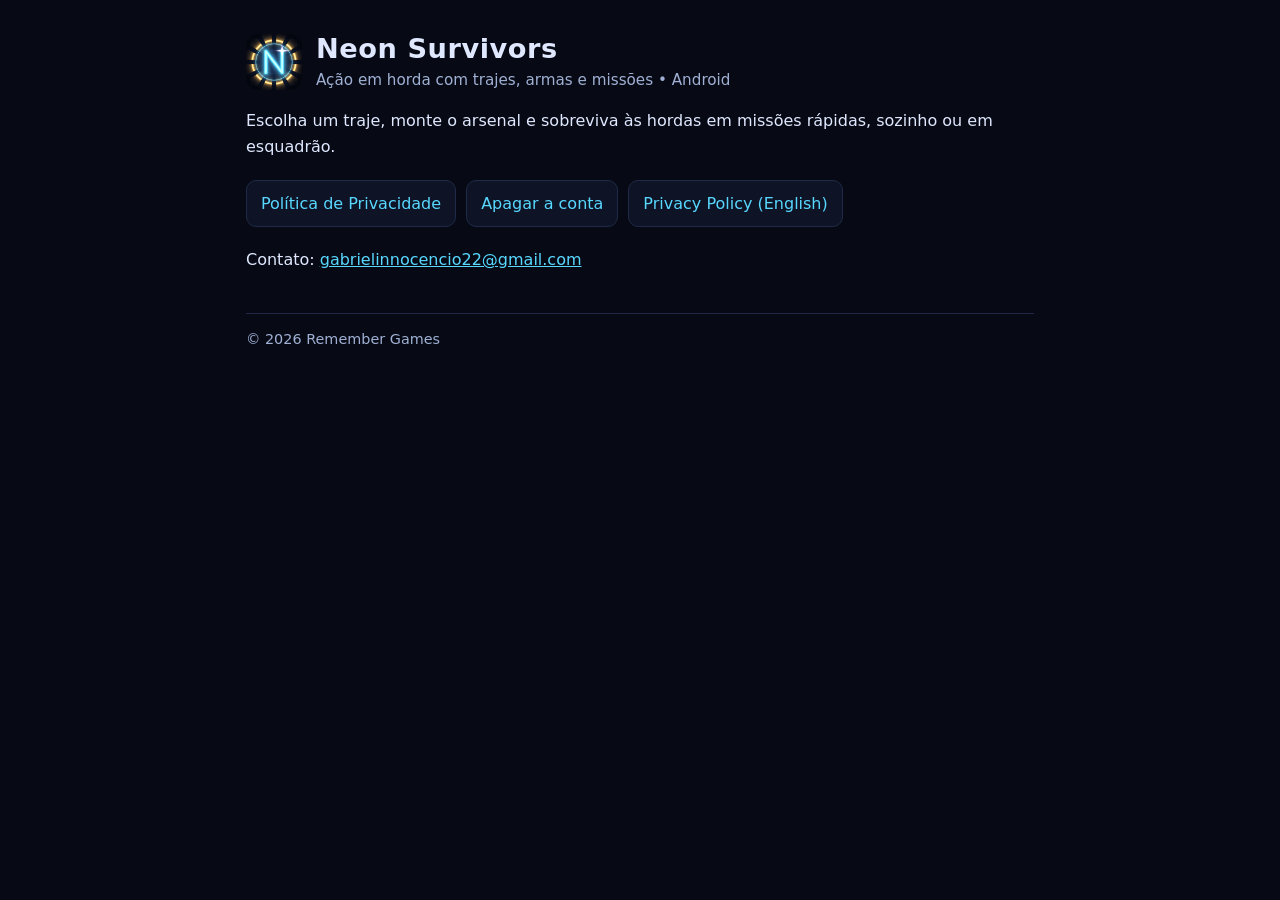
<file: index.html>
<!doctype html>
<html lang="pt-BR">
<head>
<meta charset="utf-8">
<meta name="viewport" content="width=device-width, initial-scale=1">
<title>Neon Survivors</title>
<meta name="description" content="Neon Survivors — ação em horda, com trajes, armas e missões. Para Android.">
<link rel="icon" href="icone.png">
<link rel="stylesheet" href="estilo.css">
</head>
<body>
<main>
<header>
  <img src="icone.png" alt="Ícone do Neon Survivors">
  <div>
    <h1>Neon Survivors</h1>
    <div class="sub">Ação em horda com trajes, armas e missões • Android</div>
  </div>
</header>
<p>Escolha um traje, monte o arsenal e sobreviva às hordas em missões rápidas, sozinho ou em esquadrão.</p>
<nav class="links">
  <a href="privacidade.html">Política de Privacidade</a>
  <a href="excluir-conta.html">Apagar a conta</a>
  <a href="privacy.html">Privacy Policy (English)</a>
</nav>
<p>Contato: <a href="mailto:gabrielinnocencio22@gmail.com">gabrielinnocencio22@gmail.com</a></p>
<footer>© 2026 Remember Games</footer>
</main>
</body>
</html>
</file>
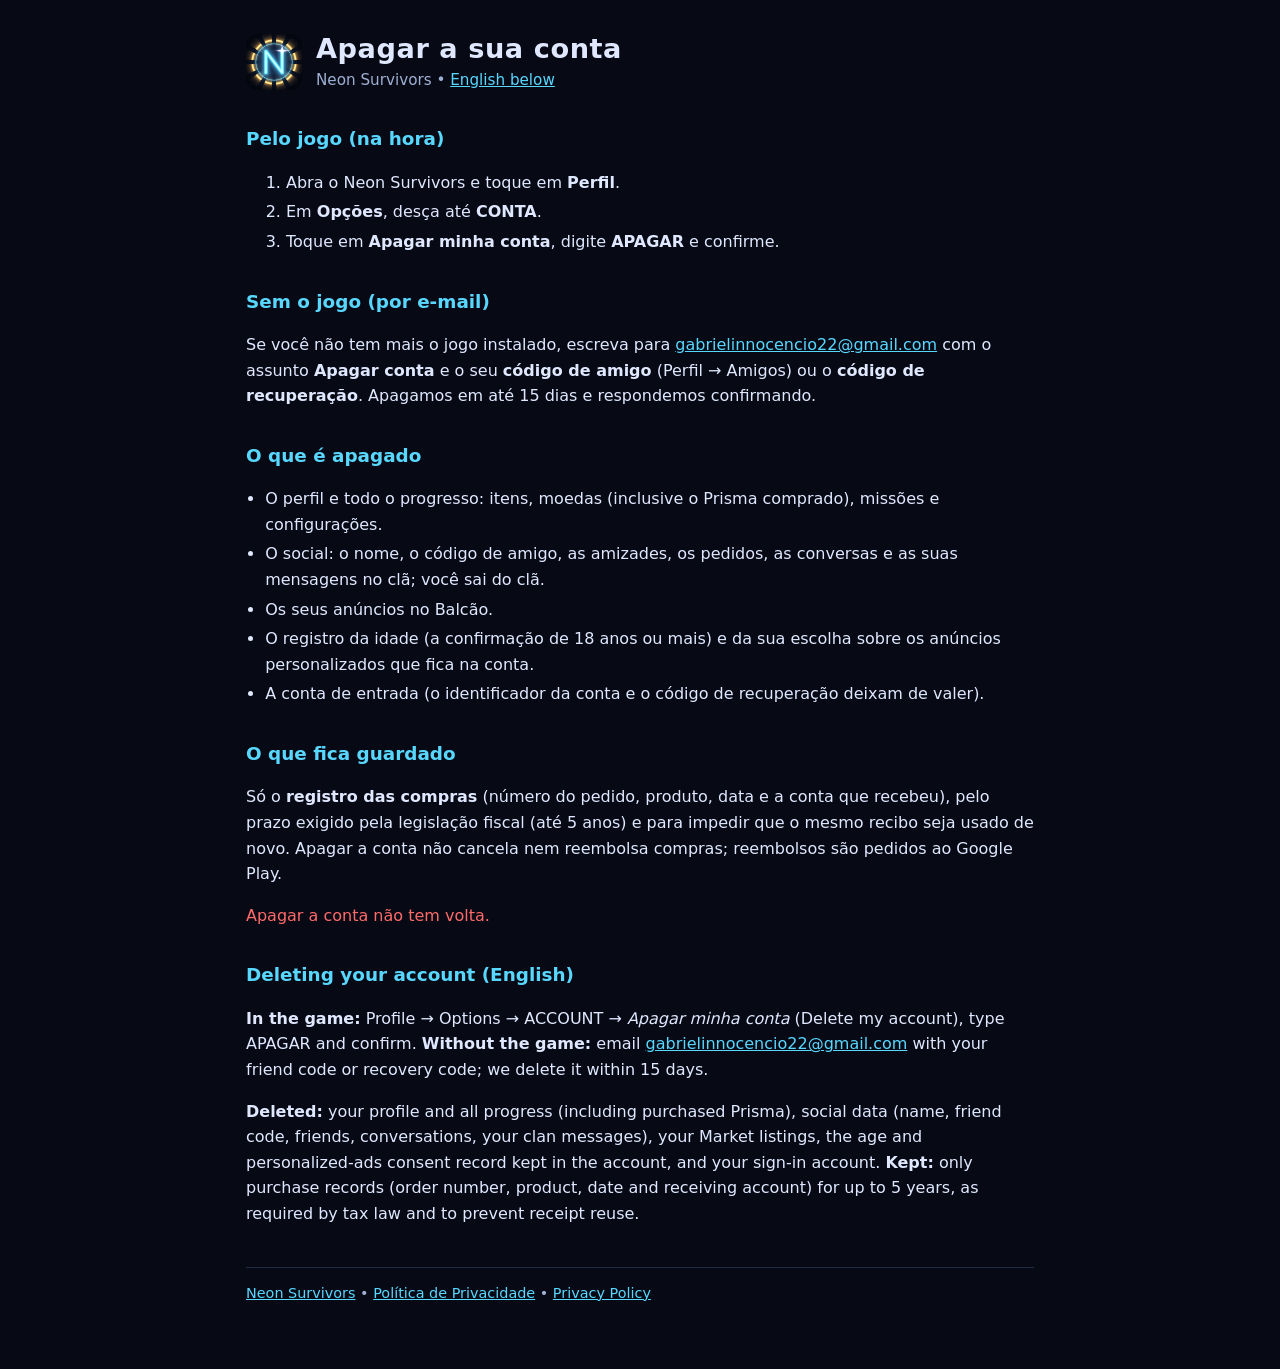
<file: excluir-conta.html>
<!doctype html>
<html lang="pt-BR">
<head>
<meta charset="utf-8">
<meta name="viewport" content="width=device-width, initial-scale=1">
<title>Apagar a conta — Neon Survivors</title>
<meta name="description" content="Como apagar a sua conta do Neon Survivors e o que é apagado.">
<link rel="icon" href="icone.png">
<link rel="stylesheet" href="estilo.css">
</head>
<body>
<main>
<header>
  <img src="icone.png" alt="">
  <div>
    <h1>Apagar a sua conta</h1>
    <div class="sub">Neon Survivors • <a href="#english">English below</a></div>
  </div>
</header>

<h2>Pelo jogo (na hora)</h2>
<ol>
  <li>Abra o Neon Survivors e toque em <strong>Perfil</strong>.</li>
  <li>Em <strong>Opções</strong>, desça até <strong>CONTA</strong>.</li>
  <li>Toque em <strong>Apagar minha conta</strong>, digite <strong>APAGAR</strong> e confirme.</li>
</ol>

<h2>Sem o jogo (por e-mail)</h2>
<p>Se você não tem mais o jogo instalado, escreva para
<a href="mailto:gabrielinnocencio22@gmail.com?subject=Apagar%20conta%20Neon%20Survivors">gabrielinnocencio22@gmail.com</a>
com o assunto <strong>Apagar conta</strong> e o seu <strong>código de amigo</strong> (Perfil → Amigos) ou o
<strong>código de recuperação</strong>. Apagamos em até 15 dias e respondemos confirmando.</p>

<h2>O que é apagado</h2>
<ul>
  <li>O perfil e todo o progresso: itens, moedas (inclusive o Prisma comprado), missões e configurações.</li>
  <li>O social: o nome, o código de amigo, as amizades, os pedidos, as conversas e as suas mensagens no clã; você sai do clã.</li>
  <li>Os seus anúncios no Balcão.</li>
  <li>O registro da idade (a confirmação de 18 anos ou mais) e da sua escolha sobre os anúncios personalizados que fica na conta.</li>
  <li>A conta de entrada (o identificador da conta e o código de recuperação deixam de valer).</li>
</ul>
<h2>O que fica guardado</h2>
<p>Só o <strong>registro das compras</strong> (número do pedido, produto, data e a conta que recebeu), pelo prazo exigido pela
legislação fiscal (até 5 anos) e para impedir que o mesmo recibo seja usado de novo. Apagar a conta não cancela nem reembolsa
compras; reembolsos são pedidos ao Google Play.</p>
<p class="perigo">Apagar a conta não tem volta.</p>

<h2 id="english">Deleting your account (English)</h2>
<p><strong>In the game:</strong> Profile → Options → ACCOUNT → <em>Apagar minha conta</em> (Delete my account), type APAGAR and
confirm. <strong>Without the game:</strong> email <a href="mailto:gabrielinnocencio22@gmail.com?subject=Delete%20account%20Neon%20Survivors">gabrielinnocencio22@gmail.com</a>
with your friend code or recovery code; we delete it within 15 days.</p>
<p><strong>Deleted:</strong> your profile and all progress (including purchased Prisma), social data (name, friend code, friends,
conversations, your clan messages), your Market listings, the age and personalized-ads consent record kept in the account, and your sign-in account. <strong>Kept:</strong> only purchase records
(order number, product, date and receiving account) for up to 5 years, as required by tax law and to prevent receipt reuse.</p>

<footer>
  <a href="index.html">Neon Survivors</a> • <a href="privacidade.html">Política de Privacidade</a> •
  <a href="privacy.html">Privacy Policy</a>
</footer>
</main>
</body>
</html>
</file>
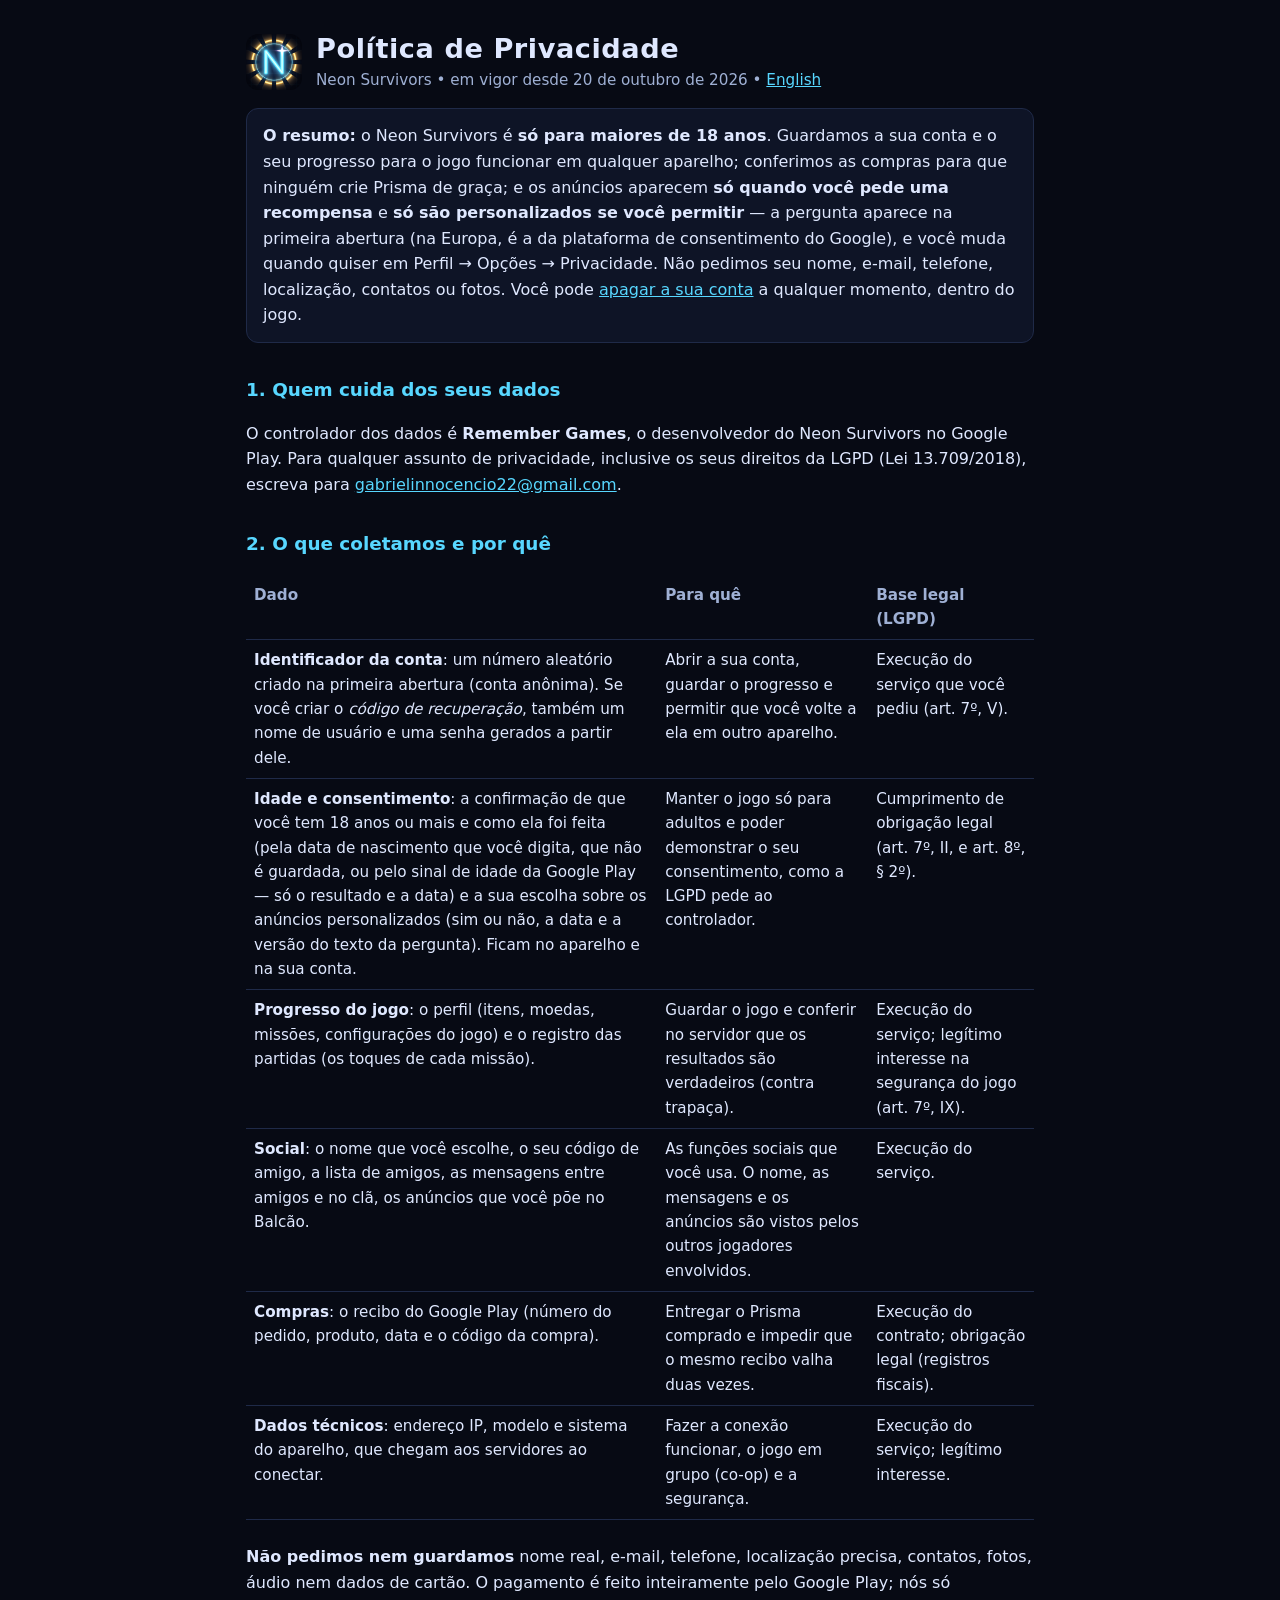
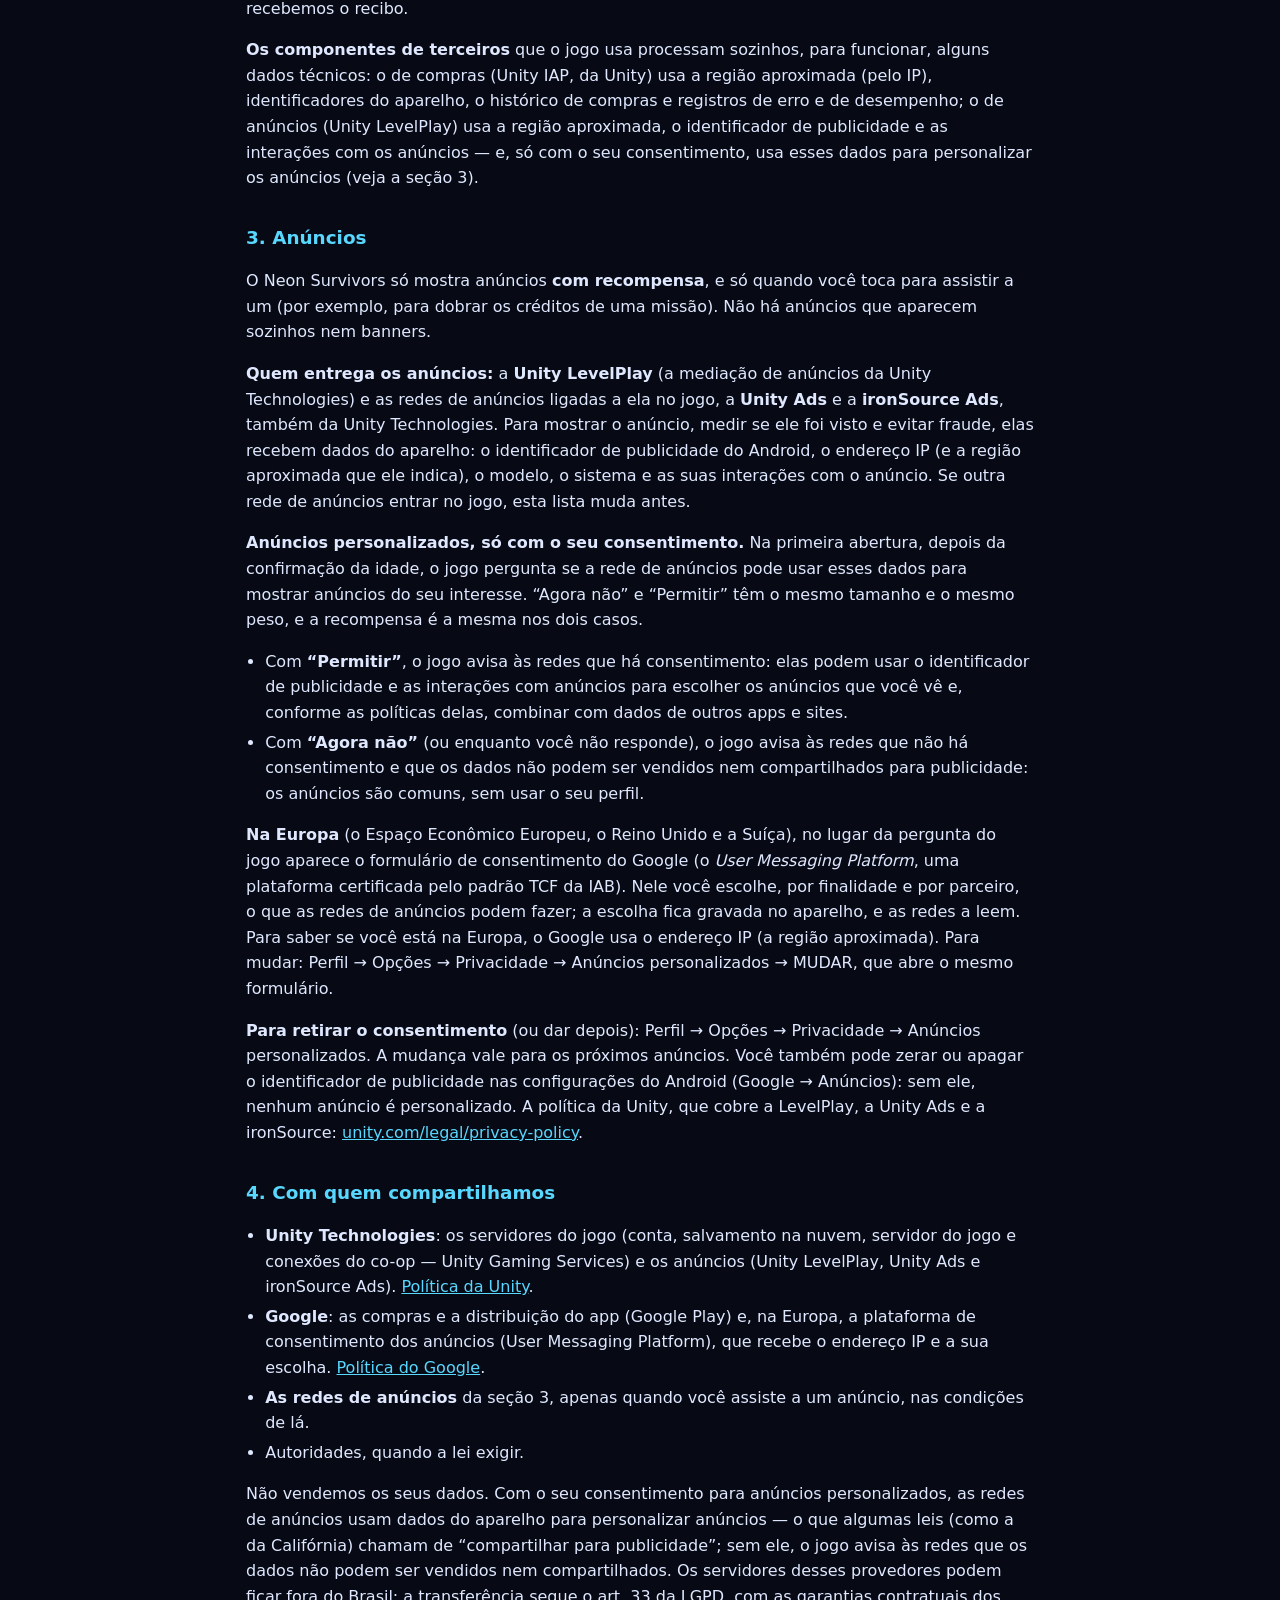
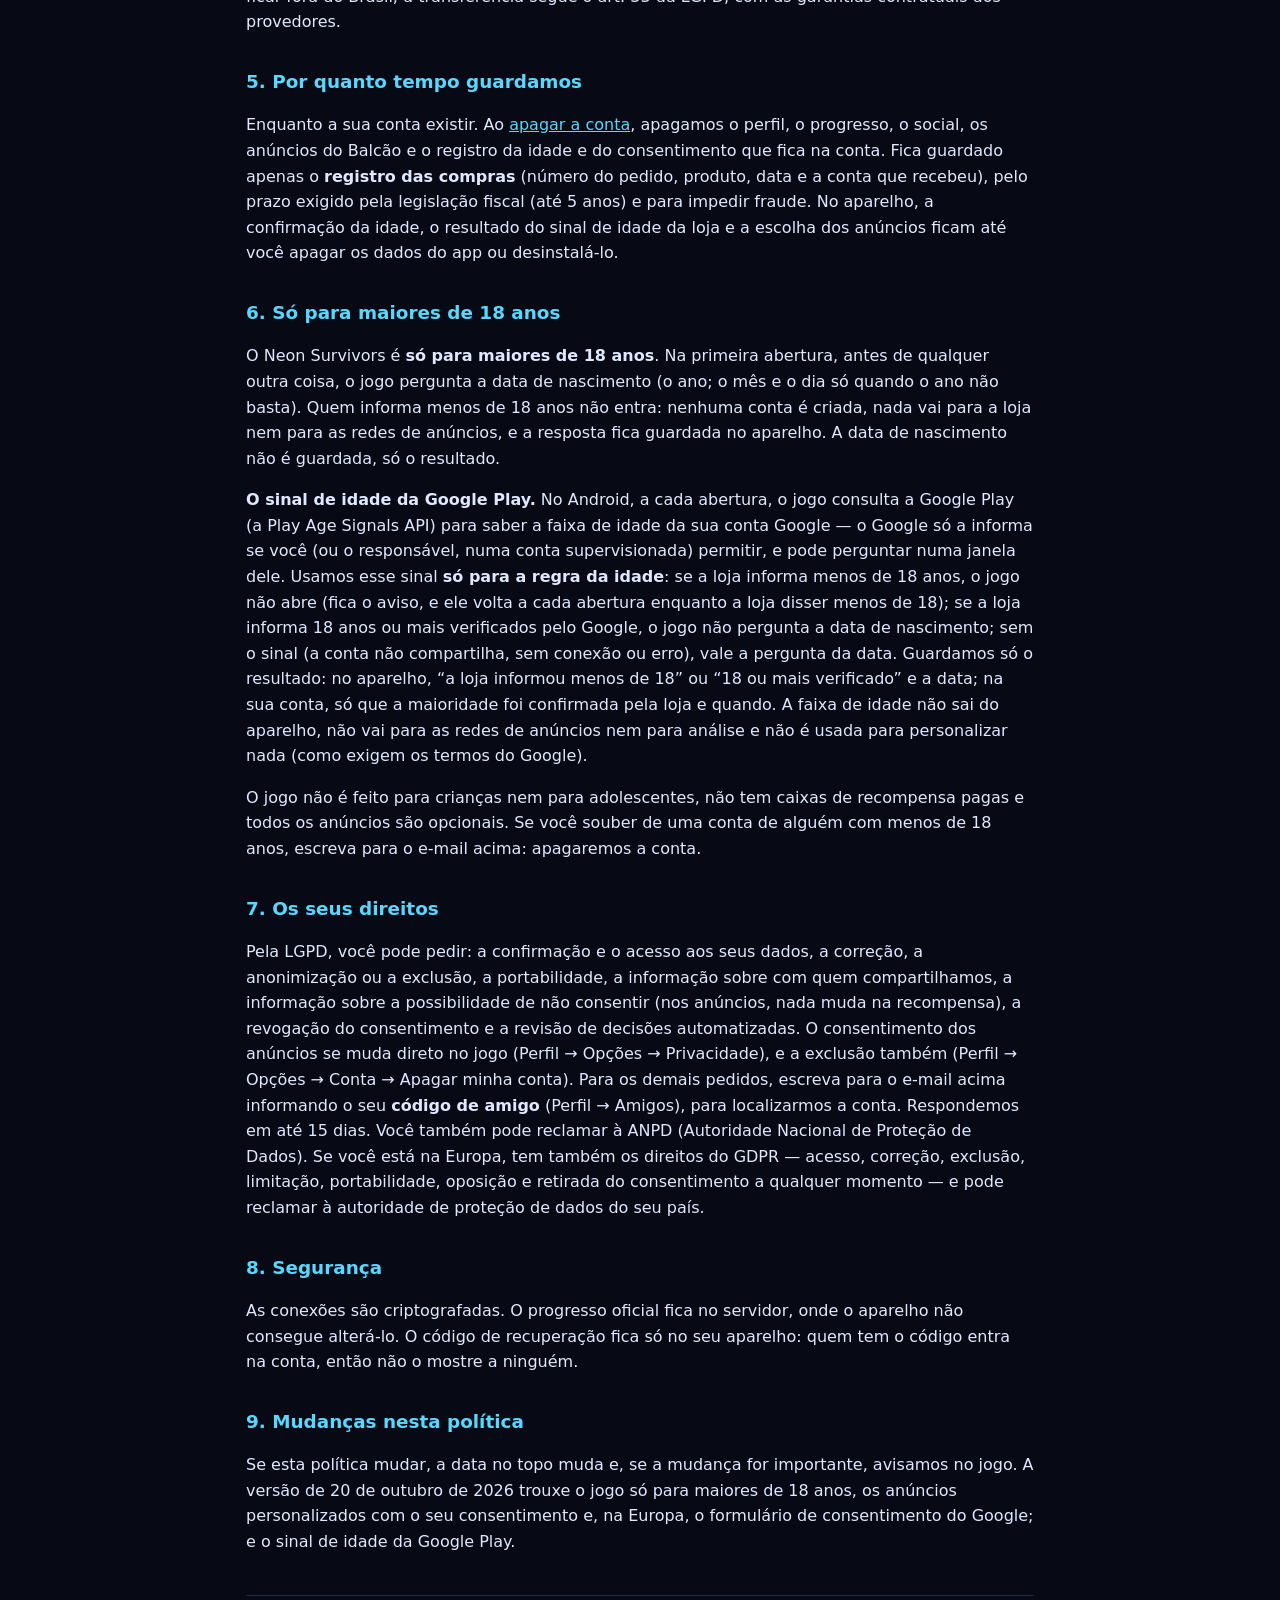
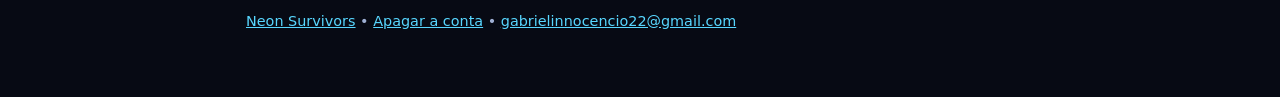
<file: privacidade.html>
<!doctype html>
<html lang="pt-BR">
<head>
<meta charset="utf-8">
<meta name="viewport" content="width=device-width, initial-scale=1">
<title>Política de Privacidade — Neon Survivors</title>
<meta name="description" content="Como o jogo Neon Survivors trata os seus dados.">
<link rel="icon" href="icone.png">
<link rel="stylesheet" href="estilo.css">
</head>
<body>
<main>
<header>
  <img src="icone.png" alt="">
  <div>
    <h1>Política de Privacidade</h1>
    <div class="sub">Neon Survivors • em vigor desde 20 de outubro de 2026 • <a href="privacy.html">English</a></div>
  </div>
</header>

<div class="caixa">
  <strong>O resumo:</strong> o Neon Survivors é <strong>só para maiores de 18 anos</strong>. Guardamos a sua conta e o seu
  progresso para o jogo funcionar em qualquer aparelho; conferimos as compras para que ninguém crie Prisma de graça; e os
  anúncios aparecem <strong>só quando você pede uma recompensa</strong> e <strong>só são personalizados se você
  permitir</strong> — a pergunta aparece na primeira abertura (na Europa, é a da plataforma de consentimento do Google), e
  você muda quando quiser em Perfil → Opções → Privacidade.
  Não pedimos seu nome, e-mail, telefone, localização, contatos ou fotos. Você pode <a href="excluir-conta.html">apagar a sua
  conta</a> a qualquer momento, dentro do jogo.
</div>

<h2>1. Quem cuida dos seus dados</h2>
<p>O controlador dos dados é <strong>Remember Games</strong>, o desenvolvedor do Neon Survivors no Google Play. Para qualquer
assunto de privacidade, inclusive os seus direitos da LGPD (Lei 13.709/2018), escreva para
<a href="mailto:gabrielinnocencio22@gmail.com">gabrielinnocencio22@gmail.com</a>.</p>

<h2>2. O que coletamos e por quê</h2>
<div class="tabela"><table>
<tr><th>Dado</th><th>Para quê</th><th>Base legal (LGPD)</th></tr>
<tr><td><strong>Identificador da conta</strong>: um número aleatório criado na primeira abertura (conta anônima). Se você criar o
<em>código de recuperação</em>, também um nome de usuário e uma senha gerados a partir dele.</td>
<td>Abrir a sua conta, guardar o progresso e permitir que você volte a ela em outro aparelho.</td>
<td>Execução do serviço que você pediu (art. 7º, V).</td></tr>
<tr><td><strong>Idade e consentimento</strong>: a confirmação de que você tem 18 anos ou mais e como ela foi feita (pela data de
nascimento que você digita, que não é guardada, ou pelo sinal de idade da Google Play — só o resultado e a data) e a sua escolha sobre os anúncios personalizados (sim ou não, a data e a versão do
texto da pergunta). Ficam no aparelho e na sua conta.</td>
<td>Manter o jogo só para adultos e poder demonstrar o seu consentimento, como a LGPD pede ao controlador.</td>
<td>Cumprimento de obrigação legal (art. 7º, II, e art. 8º, § 2º).</td></tr>
<tr><td><strong>Progresso do jogo</strong>: o perfil (itens, moedas, missões, configurações do jogo) e o registro das partidas (os
toques de cada missão).</td>
<td>Guardar o jogo e conferir no servidor que os resultados são verdadeiros (contra trapaça).</td>
<td>Execução do serviço; legítimo interesse na segurança do jogo (art. 7º, IX).</td></tr>
<tr><td><strong>Social</strong>: o nome que você escolhe, o seu código de amigo, a lista de amigos, as mensagens entre amigos e no
clã, os anúncios que você põe no Balcão.</td>
<td>As funções sociais que você usa. O nome, as mensagens e os anúncios são vistos pelos outros jogadores envolvidos.</td>
<td>Execução do serviço.</td></tr>
<tr><td><strong>Compras</strong>: o recibo do Google Play (número do pedido, produto, data e o código da compra).</td>
<td>Entregar o Prisma comprado e impedir que o mesmo recibo valha duas vezes.</td>
<td>Execução do contrato; obrigação legal (registros fiscais).</td></tr>
<tr><td><strong>Dados técnicos</strong>: endereço IP, modelo e sistema do aparelho, que chegam aos servidores ao conectar.</td>
<td>Fazer a conexão funcionar, o jogo em grupo (co-op) e a segurança.</td>
<td>Execução do serviço; legítimo interesse.</td></tr>
</table></div>
<p><strong>Não pedimos nem guardamos</strong> nome real, e-mail, telefone, localização precisa, contatos, fotos, áudio nem dados de
cartão. O pagamento é feito inteiramente pelo Google Play; nós só recebemos o recibo.</p>
<p><strong>Os componentes de terceiros</strong> que o jogo usa processam sozinhos, para funcionar, alguns dados técnicos: o de compras
(Unity IAP, da Unity) usa a região aproximada (pelo IP), identificadores do aparelho, o histórico de compras e registros de erro e de
desempenho; o de anúncios (Unity LevelPlay) usa a região aproximada, o identificador de publicidade e as interações com os anúncios —
e, só com o seu consentimento, usa esses dados para personalizar os anúncios (veja a seção 3).</p>

<h2>3. Anúncios</h2>
<p>O Neon Survivors só mostra anúncios <strong>com recompensa</strong>, e só quando você toca para assistir a um (por exemplo, para
dobrar os créditos de uma missão). Não há anúncios que aparecem sozinhos nem banners.</p>
<p><strong>Quem entrega os anúncios:</strong> a <strong>Unity LevelPlay</strong> (a mediação de anúncios da Unity Technologies) e as
redes de anúncios ligadas a ela no jogo, a <strong>Unity Ads</strong> e a <strong>ironSource Ads</strong>, também da Unity
Technologies. Para mostrar o anúncio, medir se ele foi visto e evitar fraude, elas recebem dados do aparelho: o identificador de
publicidade do Android, o endereço IP (e a região aproximada que ele indica), o modelo, o sistema e as suas interações com o anúncio.
Se outra rede de anúncios entrar no jogo, esta lista muda antes.</p>
<p><strong>Anúncios personalizados, só com o seu consentimento.</strong> Na primeira abertura, depois da confirmação da idade, o jogo
pergunta se a rede de anúncios pode usar esses dados para mostrar anúncios do seu interesse. “Agora não” e “Permitir” têm o mesmo
tamanho e o mesmo peso, e a recompensa é a mesma nos dois casos.</p>
<ul>
  <li>Com <strong>“Permitir”</strong>, o jogo avisa às redes que há consentimento: elas podem usar o identificador de publicidade e
  as interações com anúncios para escolher os anúncios que você vê e, conforme as políticas delas, combinar com dados de outros apps
  e sites.</li>
  <li>Com <strong>“Agora não”</strong> (ou enquanto você não responde), o jogo avisa às redes que não há consentimento e que os dados
  não podem ser vendidos nem compartilhados para publicidade: os anúncios são comuns, sem usar o seu perfil.</li>
</ul>
<p><strong>Na Europa</strong> (o Espaço Econômico Europeu, o Reino Unido e a Suíça), no lugar da pergunta do jogo aparece o
formulário de consentimento do Google (o <em>User Messaging Platform</em>, uma plataforma certificada pelo padrão TCF da IAB). Nele
você escolhe, por finalidade e por parceiro, o que as redes de anúncios podem fazer; a escolha fica gravada no aparelho, e as redes a
leem. Para saber se você está na Europa, o Google usa o endereço IP (a região aproximada). Para mudar: Perfil → Opções → Privacidade
→ Anúncios personalizados → MUDAR, que abre o mesmo formulário.</p>
<p><strong>Para retirar o consentimento</strong> (ou dar depois): Perfil → Opções → Privacidade → Anúncios personalizados. A mudança
vale para os próximos anúncios. Você também pode zerar ou apagar o identificador de publicidade nas configurações do Android
(Google → Anúncios): sem ele, nenhum anúncio é personalizado. A política da Unity, que cobre a LevelPlay, a Unity Ads e a ironSource:
<a href="https://unity.com/legal/privacy-policy" rel="noopener">unity.com/legal/privacy-policy</a>.</p>

<h2>4. Com quem compartilhamos</h2>
<ul>
  <li><strong>Unity Technologies</strong>: os servidores do jogo (conta, salvamento na nuvem, servidor do jogo e conexões do co-op —
  Unity Gaming Services) e os anúncios (Unity LevelPlay, Unity Ads e ironSource Ads).
  <a href="https://unity.com/legal/privacy-policy" rel="noopener">Política da Unity</a>.</li>
  <li><strong>Google</strong>: as compras e a distribuição do app (Google Play) e, na Europa, a plataforma de consentimento dos
  anúncios (User Messaging Platform), que recebe o endereço IP e a sua escolha.
  <a href="https://policies.google.com/privacy" rel="noopener">Política do Google</a>.</li>
  <li><strong>As redes de anúncios</strong> da seção 3, apenas quando você assiste a um anúncio, nas condições de lá.</li>
  <li>Autoridades, quando a lei exigir.</li>
</ul>
<p>Não vendemos os seus dados. Com o seu consentimento para anúncios personalizados, as redes de anúncios usam dados do aparelho para
personalizar anúncios — o que algumas leis (como a da Califórnia) chamam de “compartilhar para publicidade”; sem ele, o jogo avisa às
redes que os dados não podem ser vendidos nem compartilhados. Os servidores desses provedores podem ficar fora do Brasil; a
transferência segue o art. 33 da LGPD, com as garantias contratuais dos provedores.</p>

<h2>5. Por quanto tempo guardamos</h2>
<p>Enquanto a sua conta existir. Ao <a href="excluir-conta.html">apagar a conta</a>, apagamos o perfil, o progresso, o social, os
anúncios do Balcão e o registro da idade e do consentimento que fica na conta. Fica guardado apenas o <strong>registro das
compras</strong> (número do pedido, produto, data e a conta que recebeu), pelo prazo exigido pela legislação fiscal (até 5 anos) e
para impedir fraude. No aparelho, a confirmação da idade, o resultado do sinal de idade da loja e a escolha dos anúncios ficam até você apagar os dados do app ou
desinstalá-lo.</p>

<h2>6. Só para maiores de 18 anos</h2>
<p>O Neon Survivors é <strong>só para maiores de 18 anos</strong>. Na primeira abertura, antes de qualquer outra coisa, o jogo pergunta
a data de nascimento (o ano; o mês e o dia só quando o ano não basta). Quem informa menos de 18 anos não entra: nenhuma conta é criada,
nada vai para a loja nem para as redes de anúncios, e a resposta fica guardada no aparelho. A data de nascimento não é guardada, só o
resultado.</p>
<p><strong>O sinal de idade da Google Play.</strong> No Android, a cada abertura, o jogo consulta a Google Play (a Play Age Signals
API) para saber a faixa de idade da sua conta Google — o Google só a informa se você (ou o responsável, numa conta supervisionada)
permitir, e pode perguntar numa janela dele. Usamos esse sinal <strong>só para a regra da idade</strong>: se a loja informa menos de
18 anos, o jogo não abre (fica o aviso, e ele volta a cada abertura enquanto a loja disser menos de 18); se a loja informa 18 anos ou
mais verificados pelo Google, o jogo não pergunta a data de nascimento; sem o sinal (a conta não compartilha, sem conexão ou erro),
vale a pergunta da data. Guardamos só o resultado: no aparelho, “a loja informou menos de 18” ou “18 ou mais verificado” e a data; na
sua conta, só que a maioridade foi confirmada pela loja e quando. A faixa de idade não sai do aparelho, não vai para as redes de
anúncios nem para análise e não é usada para personalizar nada (como exigem os termos do Google).</p>
<p>O jogo não é feito para crianças nem para adolescentes, não tem caixas de recompensa pagas e todos os anúncios são
opcionais. Se você souber de uma conta de alguém com menos de 18 anos, escreva para o e-mail acima: apagaremos a conta.</p>

<h2>7. Os seus direitos</h2>
<p>Pela LGPD, você pode pedir: a confirmação e o acesso aos seus dados, a correção, a anonimização ou a exclusão, a portabilidade,
a informação sobre com quem compartilhamos, a informação sobre a possibilidade de não consentir (nos anúncios, nada muda na
recompensa), a revogação do consentimento e a revisão de decisões automatizadas. O consentimento dos anúncios se muda direto no jogo
(Perfil → Opções → Privacidade), e a exclusão também (Perfil → Opções → Conta → Apagar minha conta). Para os demais pedidos, escreva
para o e-mail acima informando o seu <strong>código de amigo</strong> (Perfil → Amigos), para localizarmos a conta. Respondemos em até
15 dias. Você também pode reclamar à ANPD (Autoridade Nacional de Proteção de Dados). Se você está na Europa, tem também os
direitos do GDPR — acesso, correção, exclusão, limitação, portabilidade, oposição e retirada do consentimento a qualquer momento — e
pode reclamar à autoridade de proteção de dados do seu país.</p>

<h2>8. Segurança</h2>
<p>As conexões são criptografadas. O progresso oficial fica no servidor, onde o aparelho não consegue alterá-lo. O código de
recuperação fica só no seu aparelho: quem tem o código entra na conta, então não o mostre a ninguém.</p>

<h2>9. Mudanças nesta política</h2>
<p>Se esta política mudar, a data no topo muda e, se a mudança for importante, avisamos no jogo. A versão de 20 de outubro de 2026
trouxe o jogo só para maiores de 18 anos, os anúncios personalizados com o seu consentimento e, na Europa, o formulário de
consentimento do Google; e o sinal de idade da Google Play.</p>

<footer>
  <a href="index.html">Neon Survivors</a> • <a href="excluir-conta.html">Apagar a conta</a> •
  <a href="mailto:gabrielinnocencio22@gmail.com">gabrielinnocencio22@gmail.com</a>
</footer>
</main>
</body>
</html>
</file>
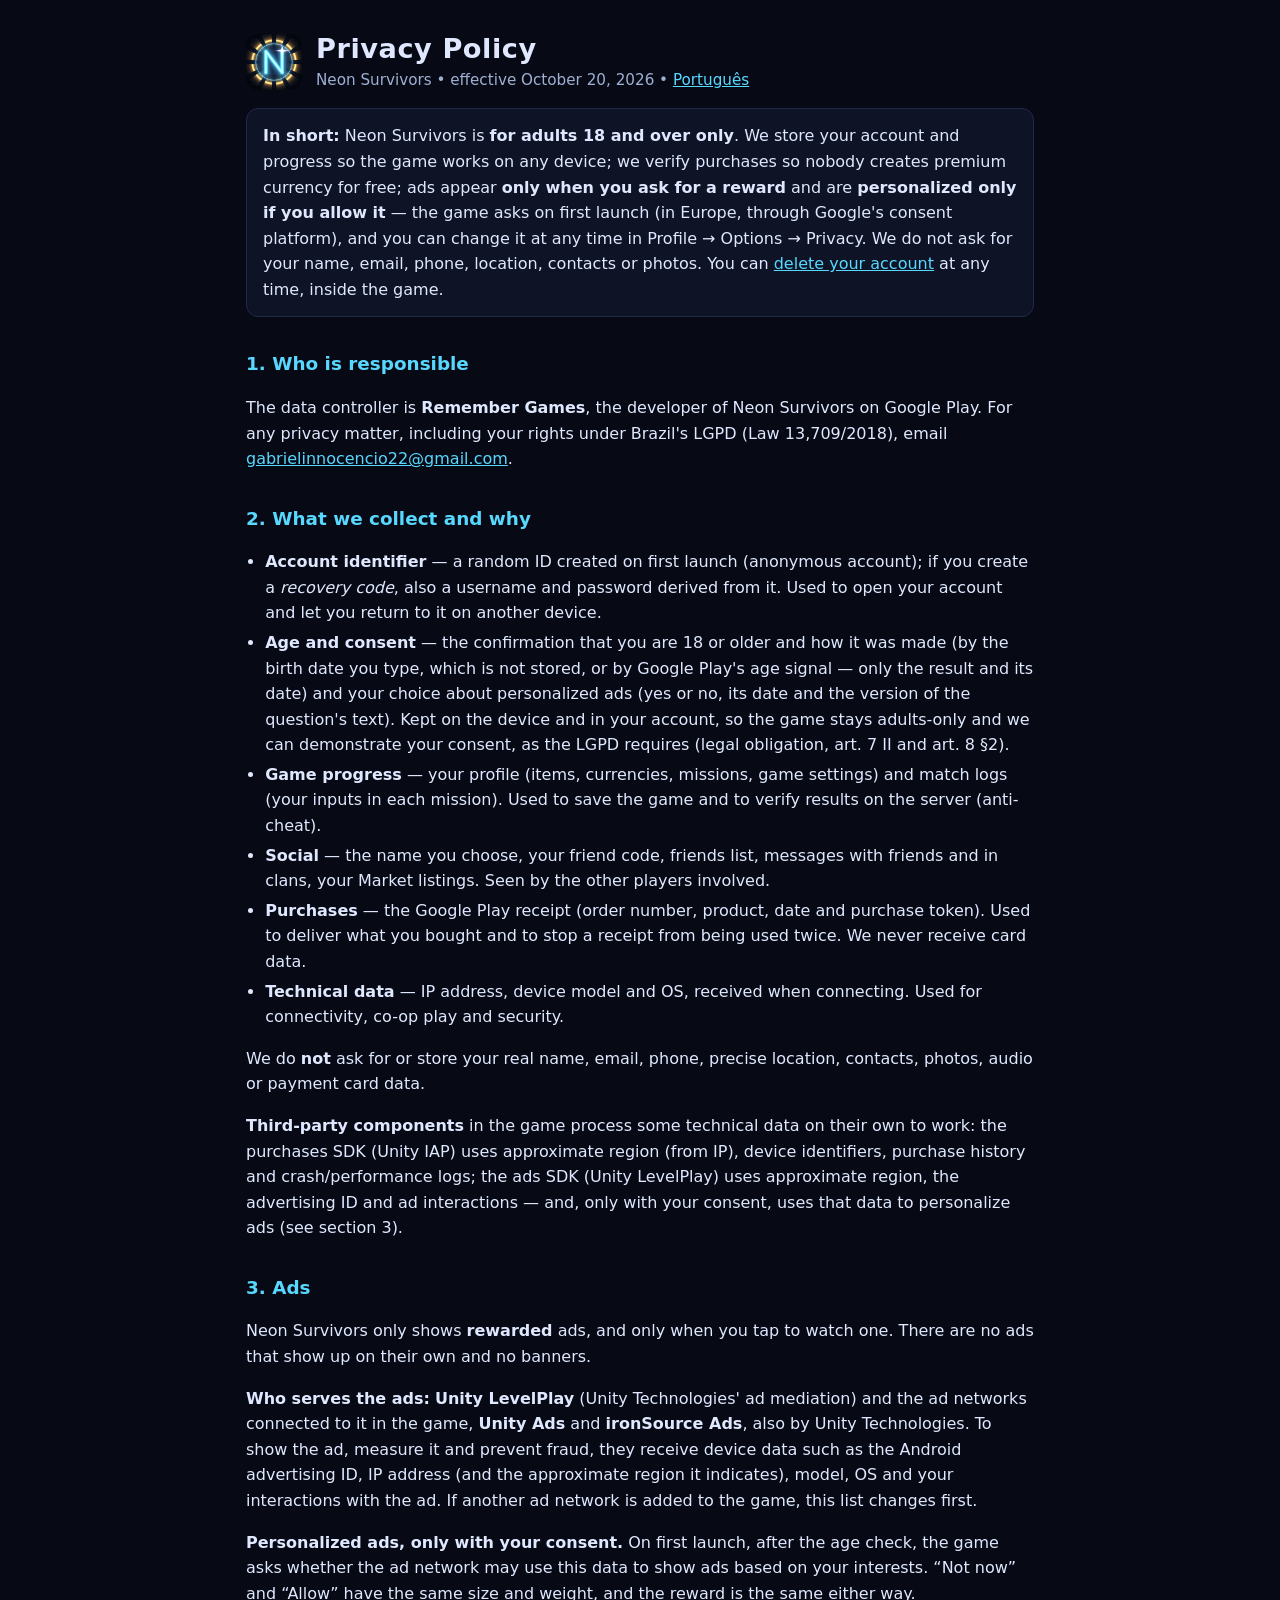
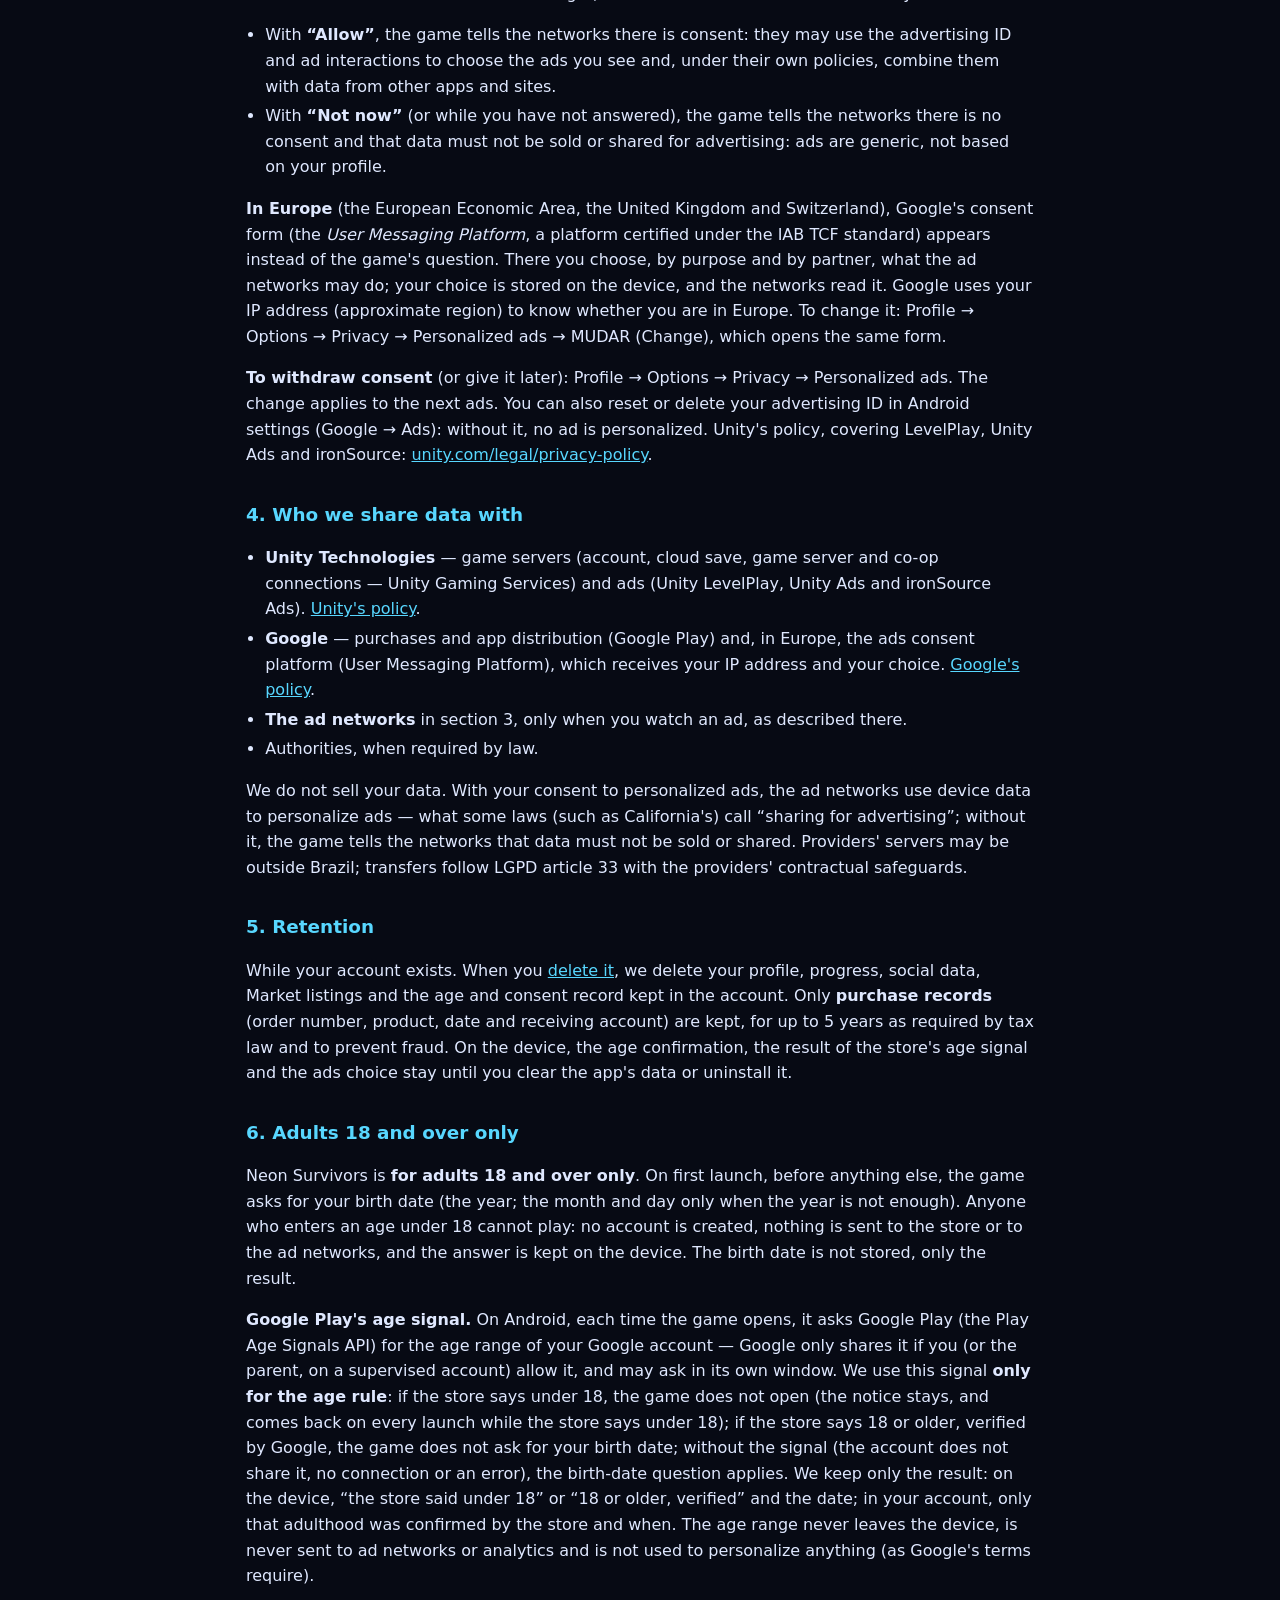
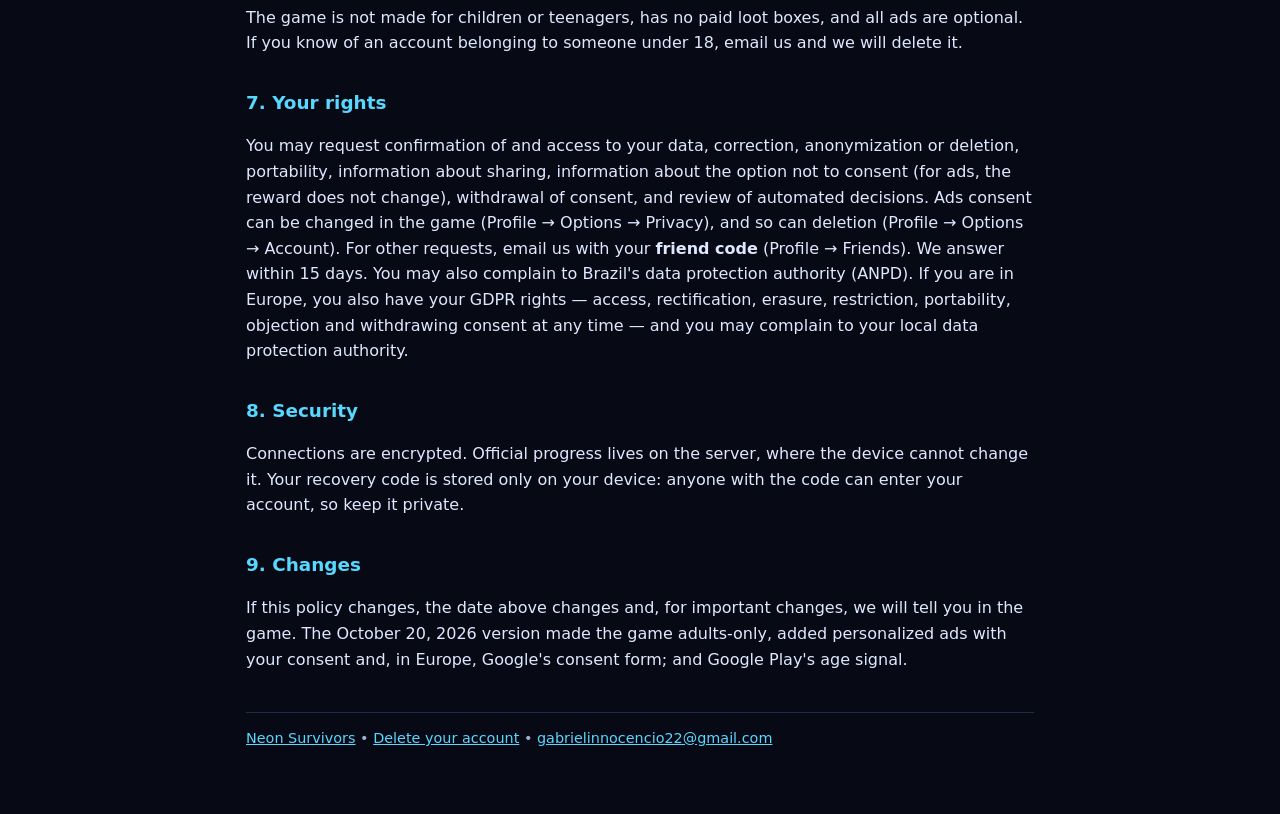
<file: privacy.html>
<!doctype html>
<html lang="en">
<head>
<meta charset="utf-8">
<meta name="viewport" content="width=device-width, initial-scale=1">
<title>Privacy Policy — Neon Survivors</title>
<meta name="description" content="How the Neon Survivors game handles your data.">
<link rel="icon" href="icone.png">
<link rel="stylesheet" href="estilo.css">
</head>
<body>
<main>
<header>
  <img src="icone.png" alt="">
  <div>
    <h1>Privacy Policy</h1>
    <div class="sub">Neon Survivors • effective October 20, 2026 • <a href="privacidade.html">Português</a></div>
  </div>
</header>

<div class="caixa">
  <strong>In short:</strong> Neon Survivors is <strong>for adults 18 and over only</strong>. We store your account and progress so
  the game works on any device; we verify purchases so nobody creates premium currency for free; ads appear <strong>only when you
  ask for a reward</strong> and are <strong>personalized only if you allow it</strong> — the game asks on first launch (in Europe, through Google's consent
  platform), and you can change it at any time in Profile → Options → Privacy. We do not ask for your name, email, phone, location, contacts or photos. You
  can <a href="excluir-conta.html#english">delete your account</a> at any time, inside the game.
</div>

<h2>1. Who is responsible</h2>
<p>The data controller is <strong>Remember Games</strong>, the developer of Neon Survivors on Google Play. For any privacy matter,
including your rights under Brazil's LGPD (Law 13,709/2018), email
<a href="mailto:gabrielinnocencio22@gmail.com">gabrielinnocencio22@gmail.com</a>.</p>

<h2>2. What we collect and why</h2>
<ul>
  <li><strong>Account identifier</strong> — a random ID created on first launch (anonymous account); if you create a
  <em>recovery code</em>, also a username and password derived from it. Used to open your account and let you return to it on
  another device.</li>
  <li><strong>Age and consent</strong> — the confirmation that you are 18 or older and how it was made (by the birth date you type,
  which is not stored, or by Google Play's age signal — only the result and its date) and your choice about personalized ads (yes or no, its date and the version of the question's text). Kept on
  the device and in your account, so the game stays adults-only and we can demonstrate your consent, as the LGPD requires
  (legal obligation, art. 7 II and art. 8 §2).</li>
  <li><strong>Game progress</strong> — your profile (items, currencies, missions, game settings) and match logs (your inputs in each
  mission). Used to save the game and to verify results on the server (anti-cheat).</li>
  <li><strong>Social</strong> — the name you choose, your friend code, friends list, messages with friends and in clans, your Market
  listings. Seen by the other players involved.</li>
  <li><strong>Purchases</strong> — the Google Play receipt (order number, product, date and purchase token). Used to deliver what you
  bought and to stop a receipt from being used twice. We never receive card data.</li>
  <li><strong>Technical data</strong> — IP address, device model and OS, received when connecting. Used for connectivity, co-op play
  and security.</li>
</ul>
<p>We do <strong>not</strong> ask for or store your real name, email, phone, precise location, contacts, photos, audio or payment
card data.</p>
<p><strong>Third-party components</strong> in the game process some technical data on their own to work: the purchases SDK (Unity IAP)
uses approximate region (from IP), device identifiers, purchase history and crash/performance logs; the ads SDK (Unity LevelPlay)
uses approximate region, the advertising ID and ad interactions — and, only with your consent, uses that data to personalize ads
(see section 3).</p>

<h2>3. Ads</h2>
<p>Neon Survivors only shows <strong>rewarded</strong> ads, and only when you tap to watch one. There are no ads that show up on
their own and no banners.</p>
<p><strong>Who serves the ads:</strong> <strong>Unity LevelPlay</strong> (Unity Technologies' ad mediation) and the ad networks
connected to it in the game, <strong>Unity Ads</strong> and <strong>ironSource Ads</strong>, also by Unity Technologies. To show the
ad, measure it and prevent fraud, they receive device data such as the Android advertising ID, IP address (and the approximate region
it indicates), model, OS and your interactions with the ad. If another ad network is added to the game, this list changes first.</p>
<p><strong>Personalized ads, only with your consent.</strong> On first launch, after the age check, the game asks whether the ad
network may use this data to show ads based on your interests. “Not now” and “Allow” have the same size and weight, and the reward is
the same either way.</p>
<ul>
  <li>With <strong>“Allow”</strong>, the game tells the networks there is consent: they may use the advertising ID and ad interactions
  to choose the ads you see and, under their own policies, combine them with data from other apps and sites.</li>
  <li>With <strong>“Not now”</strong> (or while you have not answered), the game tells the networks there is no consent and that data
  must not be sold or shared for advertising: ads are generic, not based on your profile.</li>
</ul>
<p><strong>In Europe</strong> (the European Economic Area, the United Kingdom and Switzerland), Google's consent form (the
<em>User Messaging Platform</em>, a platform certified under the IAB TCF standard) appears instead of the game's question. There you
choose, by purpose and by partner, what the ad networks may do; your choice is stored on the device, and the networks read it. Google
uses your IP address (approximate region) to know whether you are in Europe. To change it: Profile → Options → Privacy → Personalized
ads → MUDAR (Change), which opens the same form.</p>
<p><strong>To withdraw consent</strong> (or give it later): Profile → Options → Privacy → Personalized ads. The change applies to the
next ads. You can also reset or delete your advertising ID in Android settings (Google → Ads): without it, no ad is personalized.
Unity's policy, covering LevelPlay, Unity Ads and ironSource:
<a href="https://unity.com/legal/privacy-policy" rel="noopener">unity.com/legal/privacy-policy</a>.</p>

<h2>4. Who we share data with</h2>
<ul>
  <li><strong>Unity Technologies</strong> — game servers (account, cloud save, game server and co-op connections — Unity Gaming
  Services) and ads (Unity LevelPlay, Unity Ads and ironSource Ads). <a href="https://unity.com/legal/privacy-policy" rel="noopener">Unity's policy</a>.</li>
  <li><strong>Google</strong> — purchases and app distribution (Google Play) and, in Europe, the ads consent platform (User
  Messaging Platform), which receives your IP address and your choice.
  <a href="https://policies.google.com/privacy" rel="noopener">Google's policy</a>.</li>
  <li><strong>The ad networks</strong> in section 3, only when you watch an ad, as described there.</li>
  <li>Authorities, when required by law.</li>
</ul>
<p>We do not sell your data. With your consent to personalized ads, the ad networks use device data to personalize ads — what some
laws (such as California's) call “sharing for advertising”; without it, the game tells the networks that data must not be sold or
shared. Providers' servers may be outside Brazil; transfers follow LGPD article 33 with the providers' contractual safeguards.</p>

<h2>5. Retention</h2>
<p>While your account exists. When you <a href="excluir-conta.html#english">delete it</a>, we delete your profile, progress, social
data, Market listings and the age and consent record kept in the account. Only <strong>purchase records</strong> (order number,
product, date and receiving account) are kept, for up to 5 years as required by tax law and to prevent fraud. On the device, the age
confirmation, the result of the store's age signal and the ads choice stay until you clear the app's data or uninstall it.</p>

<h2>6. Adults 18 and over only</h2>
<p>Neon Survivors is <strong>for adults 18 and over only</strong>. On first launch, before anything else, the game asks for your birth
date (the year; the month and day only when the year is not enough). Anyone who enters an age under 18 cannot play: no account is
created, nothing is sent to the store or to the ad networks, and the answer is kept on the device. The birth date is not stored, only
the result.</p>
<p><strong>Google Play's age signal.</strong> On Android, each time the game opens, it asks Google Play (the Play Age Signals API) for
the age range of your Google account — Google only shares it if you (or the parent, on a supervised account) allow it, and may ask in
its own window. We use this signal <strong>only for the age rule</strong>: if the store says under 18, the game does not open (the
notice stays, and comes back on every launch while the store says under 18); if the store says 18 or older, verified by Google, the game
does not ask for your birth date; without the signal (the account does not share it, no connection or an error), the birth-date
question applies. We keep only the result: on the device, “the store said under 18” or “18 or older, verified” and the date; in your
account, only that adulthood was confirmed by the store and when. The age range never leaves the device, is never sent to ad networks
or analytics and is not used to personalize anything (as Google's terms require).</p>
<p>The game is not made for children or teenagers, has no paid loot boxes, and all ads are optional. If you know of an
account belonging to someone under 18, email us and we will delete it.</p>

<h2>7. Your rights</h2>
<p>You may request confirmation of and access to your data, correction, anonymization or deletion, portability, information about
sharing, information about the option not to consent (for ads, the reward does not change), withdrawal of consent, and review of
automated decisions. Ads consent can be changed in the game (Profile → Options → Privacy), and so can deletion (Profile → Options →
Account). For other requests, email us with your <strong>friend code</strong> (Profile → Friends). We answer within 15 days. You may
also complain to Brazil's data protection authority (ANPD). If you are in Europe, you also have your GDPR rights — access,
rectification, erasure, restriction, portability, objection and withdrawing consent at any time — and you may complain to your local
data protection authority.</p>

<h2>8. Security</h2>
<p>Connections are encrypted. Official progress lives on the server, where the device cannot change it. Your recovery code is
stored only on your device: anyone with the code can enter your account, so keep it private.</p>

<h2>9. Changes</h2>
<p>If this policy changes, the date above changes and, for important changes, we will tell you in the game. The October 20, 2026
version made the game adults-only, added personalized ads with your consent and, in Europe, Google's consent form; and Google Play's age signal.</p>

<footer>
  <a href="index.html">Neon Survivors</a> • <a href="excluir-conta.html#english">Delete your account</a> •
  <a href="mailto:gabrielinnocencio22@gmail.com">gabrielinnocencio22@gmail.com</a>
</footer>
</main>
</body>
</html>
</file>
<file: estilo.css>
:root {
  --fundo: #070a14;
  --painel: #0e1426;
  --linha: #1f2a48;
  --texto: #dfe8ff;
  --suave: #9fb0d4;
  --neon: #58d7ff;
  --ouro: #ffc857;
  --perigo: #ff6a6a;
}
* { box-sizing: border-box; }
html { -webkit-text-size-adjust: 100%; }
body {
  margin: 0;
  background: var(--fundo);
  color: var(--texto);
  font: 16px/1.6 system-ui, -apple-system, "Segoe UI", Roboto, Arial, sans-serif;
}
main { max-width: 820px; margin: 0 auto; padding: 32px 16px 64px; }
header { display: flex; align-items: center; gap: 14px; margin-bottom: 8px; }
header img { width: 56px; height: 56px; border-radius: 12px; }
h1 { font-size: 1.7rem; line-height: 1.25; margin: 0; letter-spacing: .02em; }
h2 { font-size: 1.15rem; margin: 32px 0 8px; color: var(--neon); }
h3 { font-size: 1rem; margin: 18px 0 4px; }
p, li { color: var(--texto); }
.sub { color: var(--suave); margin-top: 2px; font-size: .95rem; }
a { color: var(--neon); }
a:hover { color: var(--ouro); }
ul { padding-left: 1.2rem; }
li { margin: 4px 0; }
.caixa { background: var(--painel); border: 1px solid var(--linha); border-radius: 12px; padding: 14px 16px; margin: 16px 0; }
.ouro { color: var(--ouro); }
.perigo { color: var(--perigo); }
nav.links { display: flex; flex-wrap: wrap; gap: 10px; margin: 20px 0; }
nav.links a {
  display: inline-block; padding: 10px 14px; border: 1px solid var(--linha); border-radius: 10px;
  background: var(--painel); text-decoration: none;
}
table { width: 100%; border-collapse: collapse; margin: 8px 0; font-size: .95rem; }
th, td { text-align: left; vertical-align: top; padding: 8px; border-bottom: 1px solid var(--linha); }
th { color: var(--suave); font-weight: 600; }
.tabela { overflow-x: auto; }
footer { margin-top: 40px; color: var(--suave); font-size: .9rem; border-top: 1px solid var(--linha); padding-top: 14px; }
</file>
